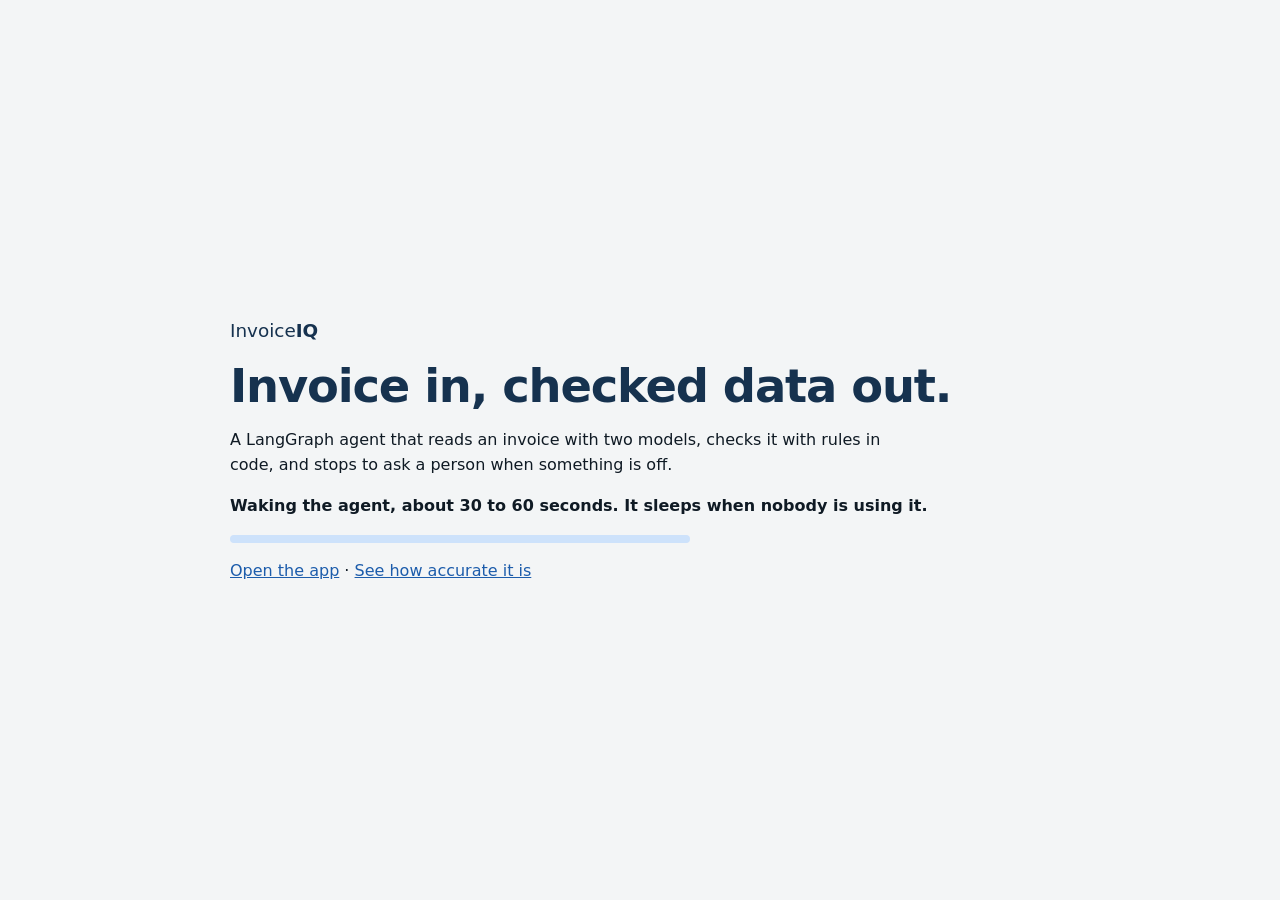
<file: index.html>
<!doctype html>
<html lang="en">
<head>
  <meta charset="utf-8">
  <meta name="viewport" content="width=device-width, initial-scale=1">
  <title>InvoiceIQ: waking the agent</title>
  <link rel="stylesheet" href="site.css">
</head>
<body data-app="https://invoiceiq-qraz.onrender.com">
  <main class="wake">
    <p class="brand">Invoice<b>IQ</b></p>
    <h1>Invoice in, checked data out.</h1>
    <p>A LangGraph agent that reads an invoice with two models, checks it with rules in code, and stops to ask a person when something is off.</p>
    <p id="status" role="status" class="status">Waking the agent, about 30 to 60 seconds. It sleeps when nobody is using it.</p>
    <div class="track" aria-hidden="true"><i id="bar"></i></div>
    <p><a id="open" href="https://invoiceiq-qraz.onrender.com">Open the app</a> · <a href="eval.html">See how accurate it is</a></p>
  </main>
  <script src="wake.js"></script>
</body>
</html>
</file>
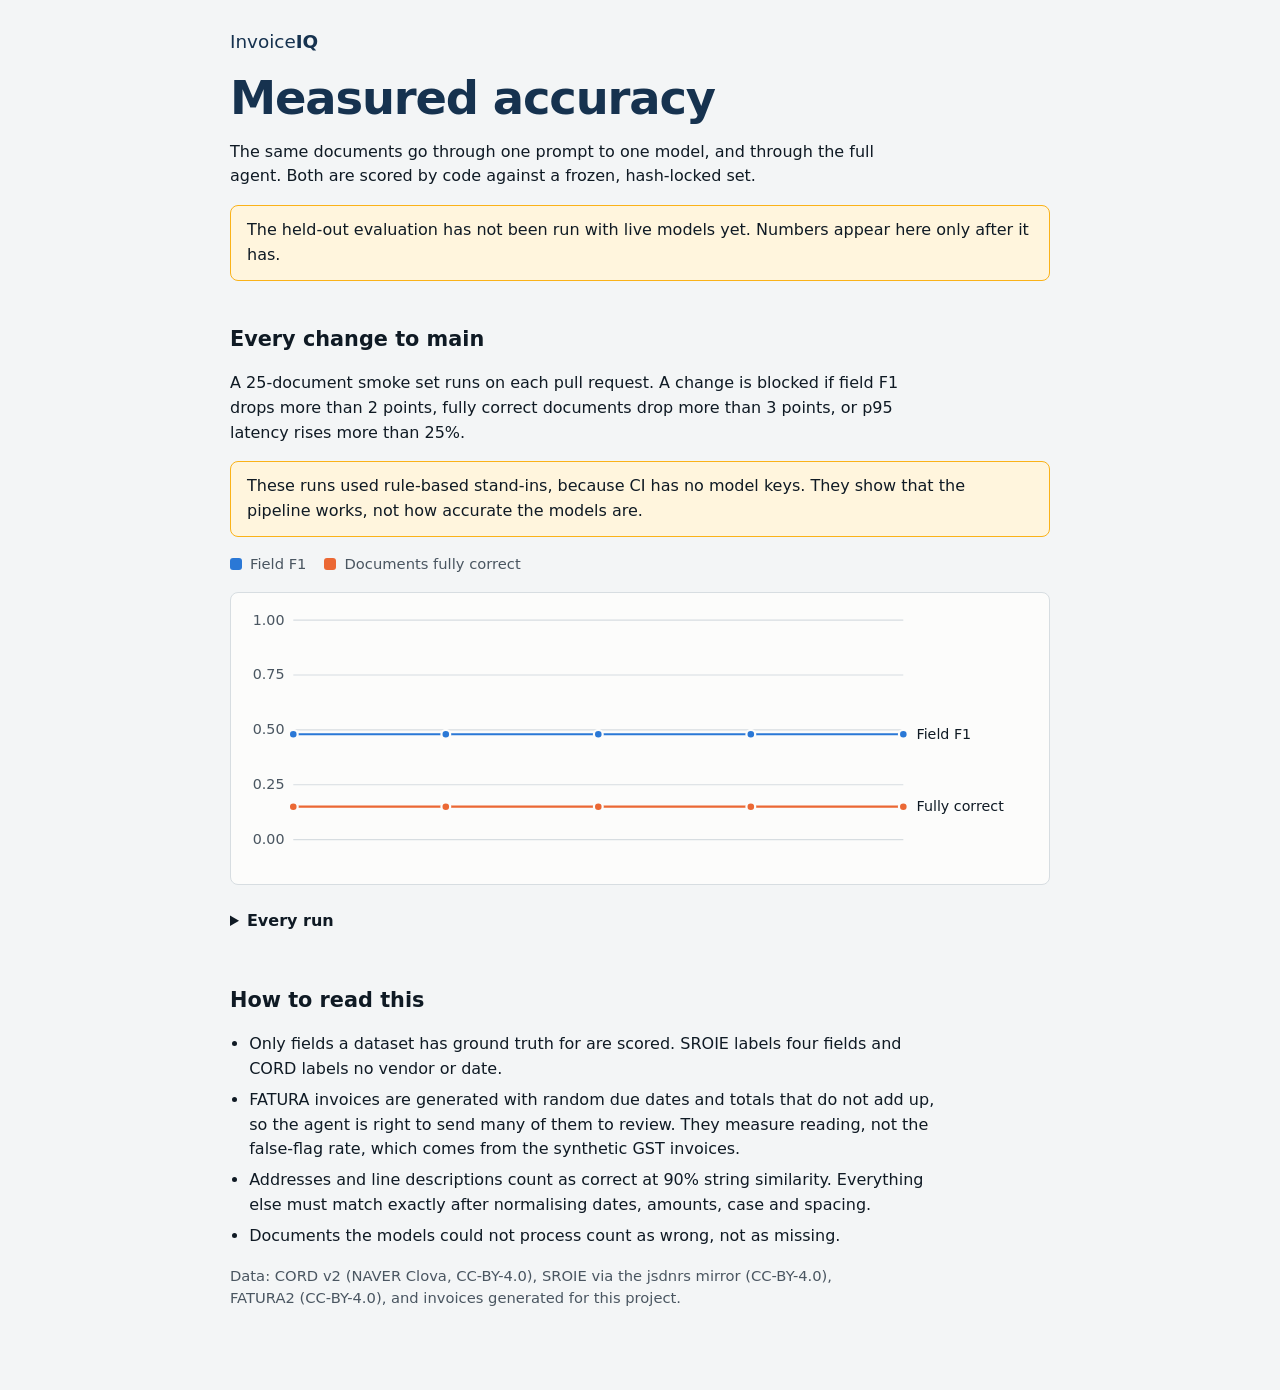
<file: eval.html>
<!doctype html>
<html lang="en">
<head>
  <meta charset="utf-8">
  <meta name="viewport" content="width=device-width, initial-scale=1">
  <title>InvoiceIQ: measured accuracy</title>
  <link rel="stylesheet" href="site.css">
</head>
<body>
  <main>
    <p class="brand"><a href="index.html">Invoice<b>IQ</b></a></p>
    <h1>Measured accuracy</h1>
    <p>The same documents go through one prompt to one model, and through the full agent. Both are scored by code against a frozen, hash-locked set.</p>
    <p class="empty">The held-out evaluation has not been run with live models yet. Numbers appear here only after it has.</p>
    <h2>Every change to main</h2>
    <p>A 25-document smoke set runs on each pull request. A change is blocked if field F1 drops more than 2 points, fully correct documents drop more than 3 points, or p95 latency rises more than 25%.</p>
    <p class="empty">These runs used rule-based stand-ins, because CI has no model keys. They show that the pipeline works, not how accurate the models are.</p><p class="legend"><span class="k1"></span>Field F1 <span class="k2"></span>Documents fully correct</p><svg class="chart" viewBox="0 0 720 240" role="img" aria-label="Smoke-set accuracy on main over time; values are in the table"><line x1="44" x2="600" y1="212" y2="212" class="grid"/><text x="36" y="216" class="lab" text-anchor="end">0.00</text><line x1="44" x2="600" y1="162.0" y2="162.0" class="grid"/><text x="36" y="166.0" class="lab" text-anchor="end">0.25</text><line x1="44" x2="600" y1="112.0" y2="112.0" class="grid"/><text x="36" y="116.0" class="lab" text-anchor="end">0.50</text><line x1="44" x2="600" y1="62.0" y2="62.0" class="grid"/><text x="36" y="66.0" class="lab" text-anchor="end">0.75</text><line x1="44" x2="600" y1="12" y2="12" class="grid"/><text x="36" y="16" class="lab" text-anchor="end">1.00</text><polyline class="l1" points="44.0,116.0 183.0,116.0 322.0,116.0 461.0,116.0 600.0,116.0"/><circle class="s1 ring" cx="44.0" cy="116.0" r="4" tabindex="0" data-tip="Field F1: 0.480, 2026-11-23, commit 8e1077a"/><circle class="s1 ring" cx="183.0" cy="116.0" r="4" tabindex="0" data-tip="Field F1: 0.480, 2026-11-23, commit c8f04c8"/><circle class="s1 ring" cx="322.0" cy="116.0" r="4" tabindex="0" data-tip="Field F1: 0.480, 2026-11-27, commit 976df04"/><circle class="s1 ring" cx="461.0" cy="116.0" r="4" tabindex="0" data-tip="Field F1: 0.480, 2026-11-27, commit 98f77e7"/><circle class="s1 ring" cx="600.0" cy="116.0" r="4" tabindex="0" data-tip="Field F1: 0.480, 2026-11-27, commit 20f7d59"/><polyline class="l2" points="44.0,182.0 183.0,182.0 322.0,182.0 461.0,182.0 600.0,182.0"/><circle class="s2 ring" cx="44.0" cy="182.0" r="4" tabindex="0" data-tip="Fully correct: 0.150, 2026-11-23, commit 8e1077a"/><circle class="s2 ring" cx="183.0" cy="182.0" r="4" tabindex="0" data-tip="Fully correct: 0.150, 2026-11-23, commit c8f04c8"/><circle class="s2 ring" cx="322.0" cy="182.0" r="4" tabindex="0" data-tip="Fully correct: 0.150, 2026-11-27, commit 976df04"/><circle class="s2 ring" cx="461.0" cy="182.0" r="4" tabindex="0" data-tip="Fully correct: 0.150, 2026-11-27, commit 98f77e7"/><circle class="s2 ring" cx="600.0" cy="182.0" r="4" tabindex="0" data-tip="Fully correct: 0.150, 2026-11-27, commit 20f7d59"/><text x="612" y="120.0" class="val">Field F1</text><text x="612" y="186.0" class="val">Fully correct</text></svg><details><summary>Every run</summary><div class="scroll"><table><thead><tr><th scope="col">Date</th><th scope="col">Commit</th><th scope="col">Field F1</th><th scope="col">Fully correct</th><th scope="col">p95</th></tr></thead><tbody><tr><td>2026-11-27</td><td>20f7d59</td><td>0.480</td><td>15.0%</td><td>200 ms</td></tr><tr><td>2026-11-27</td><td>98f77e7</td><td>0.480</td><td>15.0%</td><td>235 ms</td></tr><tr><td>2026-11-27</td><td>976df04</td><td>0.480</td><td>15.0%</td><td>260 ms</td></tr><tr><td>2026-11-23</td><td>c8f04c8</td><td>0.480</td><td>15.0%</td><td>300 ms</td></tr><tr><td>2026-11-23</td><td>8e1077a</td><td>0.480</td><td>15.0%</td><td>242 ms</td></tr></tbody></table></div></details>
    <h2>How to read this</h2>
    <ul>
      <li>Only fields a dataset has ground truth for are scored. SROIE labels four fields and CORD labels no vendor or date.</li>
      <li>FATURA invoices are generated with random due dates and totals that do not add up, so the agent is right to send many of them to review. They measure reading, not the false-flag rate, which comes from the synthetic GST invoices.</li>
      <li>Addresses and line descriptions count as correct at 90% string similarity. Everything else must match exactly after normalising dates, amounts, case and spacing.</li>
      <li>Documents the models could not process count as wrong, not as missing.</li>
    </ul>
    <p class="note">Data: CORD v2 (NAVER Clova, CC-BY-4.0), SROIE via the jsdnrs mirror (CC-BY-4.0), FATURA2 (CC-BY-4.0), and invoices generated for this project.</p>
  </main>
  <div id="tip" role="tooltip" hidden></div>
  <script src="site.js"></script>
</body>
</html>
</file>
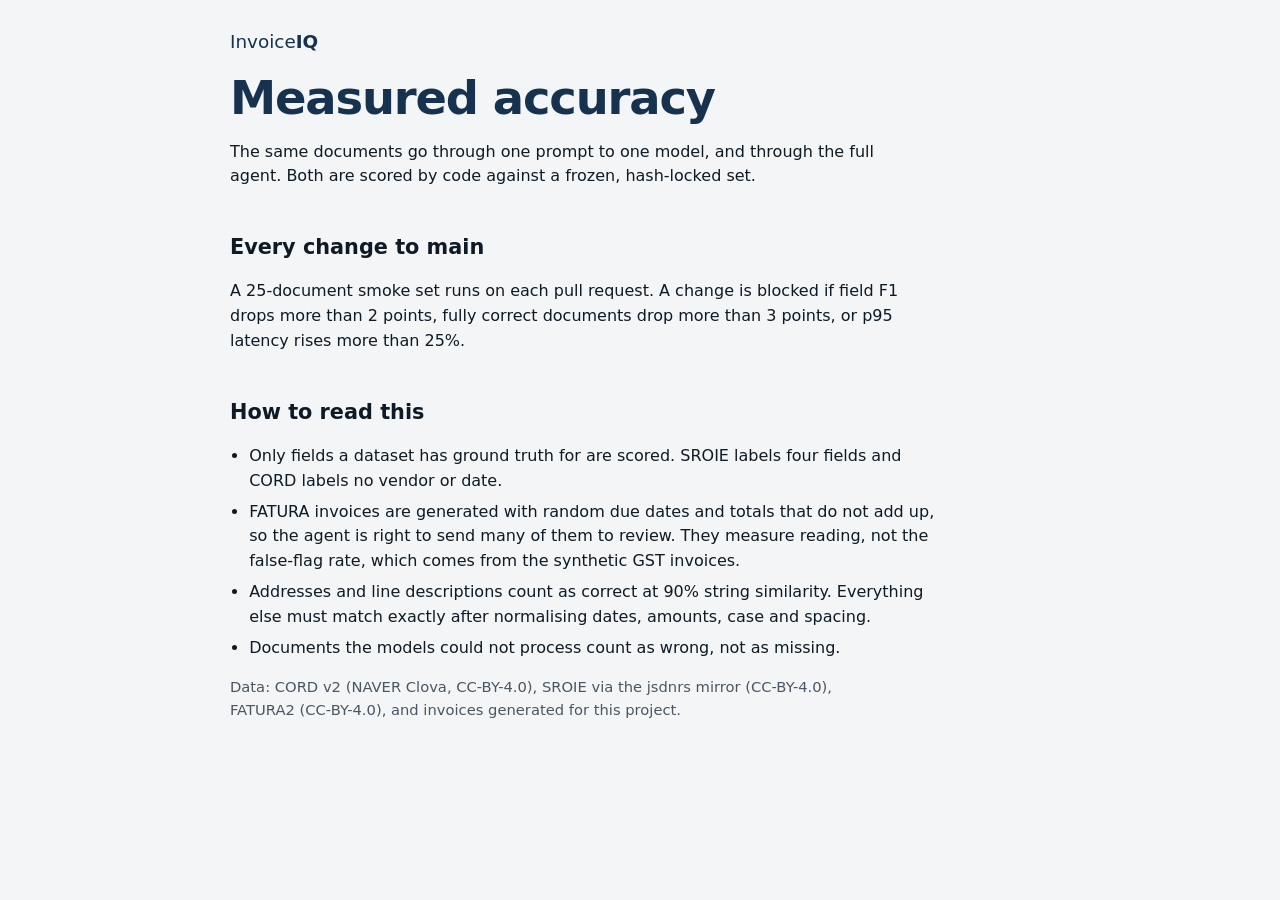
<file: site/eval.html>
<!doctype html>
<html lang="en">
<head>
  <meta charset="utf-8">
  <meta name="viewport" content="width=device-width, initial-scale=1">
  <title>InvoiceIQ: measured accuracy</title>
  <link rel="stylesheet" href="site.css">
</head>
<body>
  <main>
    <p class="brand"><a href="index.html">Invoice<b>IQ</b></a></p>
    <h1>Measured accuracy</h1>
    <p>The same documents go through one prompt to one model, and through the full agent. Both are scored by code against a frozen, hash-locked set.</p>
    <!--MAIN-->
    <h2>Every change to main</h2>
    <p>A 25-document smoke set runs on each pull request. A change is blocked if field F1 drops more than 2 points, fully correct documents drop more than 3 points, or p95 latency rises more than 25%.</p>
    <!--CI-->
    <h2>How to read this</h2>
    <ul>
      <li>Only fields a dataset has ground truth for are scored. SROIE labels four fields and CORD labels no vendor or date.</li>
      <li>FATURA invoices are generated with random due dates and totals that do not add up, so the agent is right to send many of them to review. They measure reading, not the false-flag rate, which comes from the synthetic GST invoices.</li>
      <li>Addresses and line descriptions count as correct at 90% string similarity. Everything else must match exactly after normalising dates, amounts, case and spacing.</li>
      <li>Documents the models could not process count as wrong, not as missing.</li>
    </ul>
    <p class="note">Data: CORD v2 (NAVER Clova, CC-BY-4.0), SROIE via the jsdnrs mirror (CC-BY-4.0), FATURA2 (CC-BY-4.0), and invoices generated for this project.</p>
  </main>
  <div id="tip" role="tooltip" hidden></div>
  <script src="site.js"></script>
</body>
</html>
</file>
<file: site.css>
:root { color-scheme: light; --page: #f3f5f6; --surface: #fcfcfb; --ink: #0f1a24; --ink-2: #4a5661; --line: #d7dde1; --brand: #16324f; --link: #1c5cab; --s1: #2a78d6; --s2: #eb6834; --track: #cde2fb; --warn: #fab219; --warn-wash: #fff5dd; }
@media (prefers-color-scheme: dark) { :root { color-scheme: dark; --page: #0f151b; --surface: #1a1a19; --ink: #f0efec; --ink-2: #b9bfc4; --line: #36404a; --brand: #cfe0f2; --link: #86b6ef; --s1: #3987e5; --s2: #d95926; --track: #123a68; --warn-wash: #322812; } }
* { box-sizing: border-box; }
[hidden] { display: none !important; }
body { margin: 0; background: var(--page); color: var(--ink); font: 16px/1.55 "Avenir Next", Avenir, "Segoe UI", system-ui, sans-serif; }
main { max-width: 860px; margin: 0 auto; padding: 28px 20px 80px; display: grid; gap: 16px; }
main > * { min-width: 0; margin: 0; }
h1 { font-size: clamp(2rem, 5vw, 2.9rem); line-height: 1.1; letter-spacing: -.025em; color: var(--brand); text-wrap: balance; }
h2 { font-size: 1.3rem; margin-top: 26px; }
p, li { max-width: 68ch; }
ul { padding-left: 1.2rem; display: grid; gap: 6px; }
a { color: var(--link); }
.brand, .brand a { color: var(--brand); font-size: 1.15rem; text-decoration: none; }
.note { color: var(--ink-2); font-size: .92rem; }
.empty { background: var(--warn-wash); border: 1px solid var(--warn); border-radius: 8px; padding: 12px 16px; max-width: none; }
.wake { min-height: 100vh; align-content: center; padding-block: 40px; }
.status { font-weight: 600; }
.track { height: 8px; border-radius: 4px; background: var(--track); overflow: hidden; max-width: 460px; }
.track i { display: block; height: 100%; width: 0; background: var(--s1); border-radius: 0 4px 4px 0; transition: width 1.8s linear; }
.scroll { overflow-x: auto; background: var(--surface); border: 1px solid var(--line); border-radius: 8px; }
table { width: 100%; border-collapse: collapse; font-size: .95rem; font-variant-numeric: tabular-nums; }
th, td { padding: 8px 14px; border-bottom: 1px solid var(--line); text-align: right; white-space: nowrap; }
th:first-child, td:first-child { text-align: left; white-space: normal; min-width: 150px; }
th { font-weight: 500; color: var(--ink-2); font-size: .86rem; }
tbody tr:last-child td { border-bottom: 0; }
details summary { cursor: pointer; font-weight: 600; padding: 8px 0; }
.chart { width: 100%; height: auto; background: var(--surface); border: 1px solid var(--line); border-radius: 8px; padding: 14px; }
.chart text { fill: var(--ink-2); font-size: 13px; }
.chart .val { fill: var(--ink); font-variant-numeric: tabular-nums; }
.axis, .grid { stroke: var(--line); stroke-width: 1; }
.s1 { fill: var(--s1); } .s2 { fill: var(--s2); }
.ring { stroke: var(--surface); stroke-width: 2; }
.l1, .l2 { fill: none; stroke-width: 2; stroke-linejoin: round; stroke-linecap: round; }
.l1 { stroke: var(--s1); } .l2 { stroke: var(--s2); }
[data-tip] { outline-offset: 2px; }
[data-tip]:focus-visible { outline: 2px solid var(--ink); }
.legend { display: flex; gap: 8px; align-items: center; color: var(--ink-2); font-size: .92rem; }
.legend span { width: 12px; height: 12px; border-radius: 3px; background: var(--s1); }
.legend .k2 { background: var(--s2); margin-left: 10px; }
#tip { position: absolute; background: var(--ink); color: var(--page); font-size: .86rem; padding: 5px 10px; border-radius: 6px; pointer-events: none; max-width: 280px; }
</file>
<file: site/site.css>
:root { color-scheme: light; --page: #f3f5f6; --surface: #fcfcfb; --ink: #0f1a24; --ink-2: #4a5661; --line: #d7dde1; --brand: #16324f; --link: #1c5cab; --s1: #2a78d6; --s2: #eb6834; --track: #cde2fb; --warn: #fab219; --warn-wash: #fff5dd; }
@media (prefers-color-scheme: dark) { :root { color-scheme: dark; --page: #0f151b; --surface: #1a1a19; --ink: #f0efec; --ink-2: #b9bfc4; --line: #36404a; --brand: #cfe0f2; --link: #86b6ef; --s1: #3987e5; --s2: #d95926; --track: #123a68; --warn-wash: #322812; } }
* { box-sizing: border-box; }
[hidden] { display: none !important; }
body { margin: 0; background: var(--page); color: var(--ink); font: 16px/1.55 "Avenir Next", Avenir, "Segoe UI", system-ui, sans-serif; }
main { max-width: 860px; margin: 0 auto; padding: 28px 20px 80px; display: grid; gap: 16px; }
main > * { min-width: 0; margin: 0; }
h1 { font-size: clamp(2rem, 5vw, 2.9rem); line-height: 1.1; letter-spacing: -.025em; color: var(--brand); text-wrap: balance; }
h2 { font-size: 1.3rem; margin-top: 26px; }
p, li { max-width: 68ch; }
ul { padding-left: 1.2rem; display: grid; gap: 6px; }
a { color: var(--link); }
.brand, .brand a { color: var(--brand); font-size: 1.15rem; text-decoration: none; }
.note { color: var(--ink-2); font-size: .92rem; }
.empty { background: var(--warn-wash); border: 1px solid var(--warn); border-radius: 8px; padding: 12px 16px; max-width: none; }
.wake { min-height: 100vh; align-content: center; padding-block: 40px; }
.status { font-weight: 600; }
.track { height: 8px; border-radius: 4px; background: var(--track); overflow: hidden; max-width: 460px; }
.track i { display: block; height: 100%; width: 0; background: var(--s1); border-radius: 0 4px 4px 0; transition: width 1.8s linear; }
.scroll { overflow-x: auto; background: var(--surface); border: 1px solid var(--line); border-radius: 8px; }
table { width: 100%; border-collapse: collapse; font-size: .95rem; font-variant-numeric: tabular-nums; }
th, td { padding: 8px 14px; border-bottom: 1px solid var(--line); text-align: right; white-space: nowrap; }
th:first-child, td:first-child { text-align: left; white-space: normal; min-width: 150px; }
th { font-weight: 500; color: var(--ink-2); font-size: .86rem; }
tbody tr:last-child td { border-bottom: 0; }
details summary { cursor: pointer; font-weight: 600; padding: 8px 0; }
.chart { width: 100%; height: auto; background: var(--surface); border: 1px solid var(--line); border-radius: 8px; padding: 14px; }
.chart text { fill: var(--ink-2); font-size: 13px; }
.chart .val { fill: var(--ink); font-variant-numeric: tabular-nums; }
.axis, .grid { stroke: var(--line); stroke-width: 1; }
.s1 { fill: var(--s1); } .s2 { fill: var(--s2); }
.ring { stroke: var(--surface); stroke-width: 2; }
.l1, .l2 { fill: none; stroke-width: 2; stroke-linejoin: round; stroke-linecap: round; }
.l1 { stroke: var(--s1); } .l2 { stroke: var(--s2); }
[data-tip] { outline-offset: 2px; }
[data-tip]:focus-visible { outline: 2px solid var(--ink); }
.legend { display: flex; gap: 8px; align-items: center; color: var(--ink-2); font-size: .92rem; }
.legend span { width: 12px; height: 12px; border-radius: 3px; background: var(--s1); }
.legend .k2 { background: var(--s2); margin-left: 10px; }
#tip { position: absolute; background: var(--ink); color: var(--page); font-size: .86rem; padding: 5px 10px; border-radius: 6px; pointer-events: none; max-width: 280px; }
</file>
